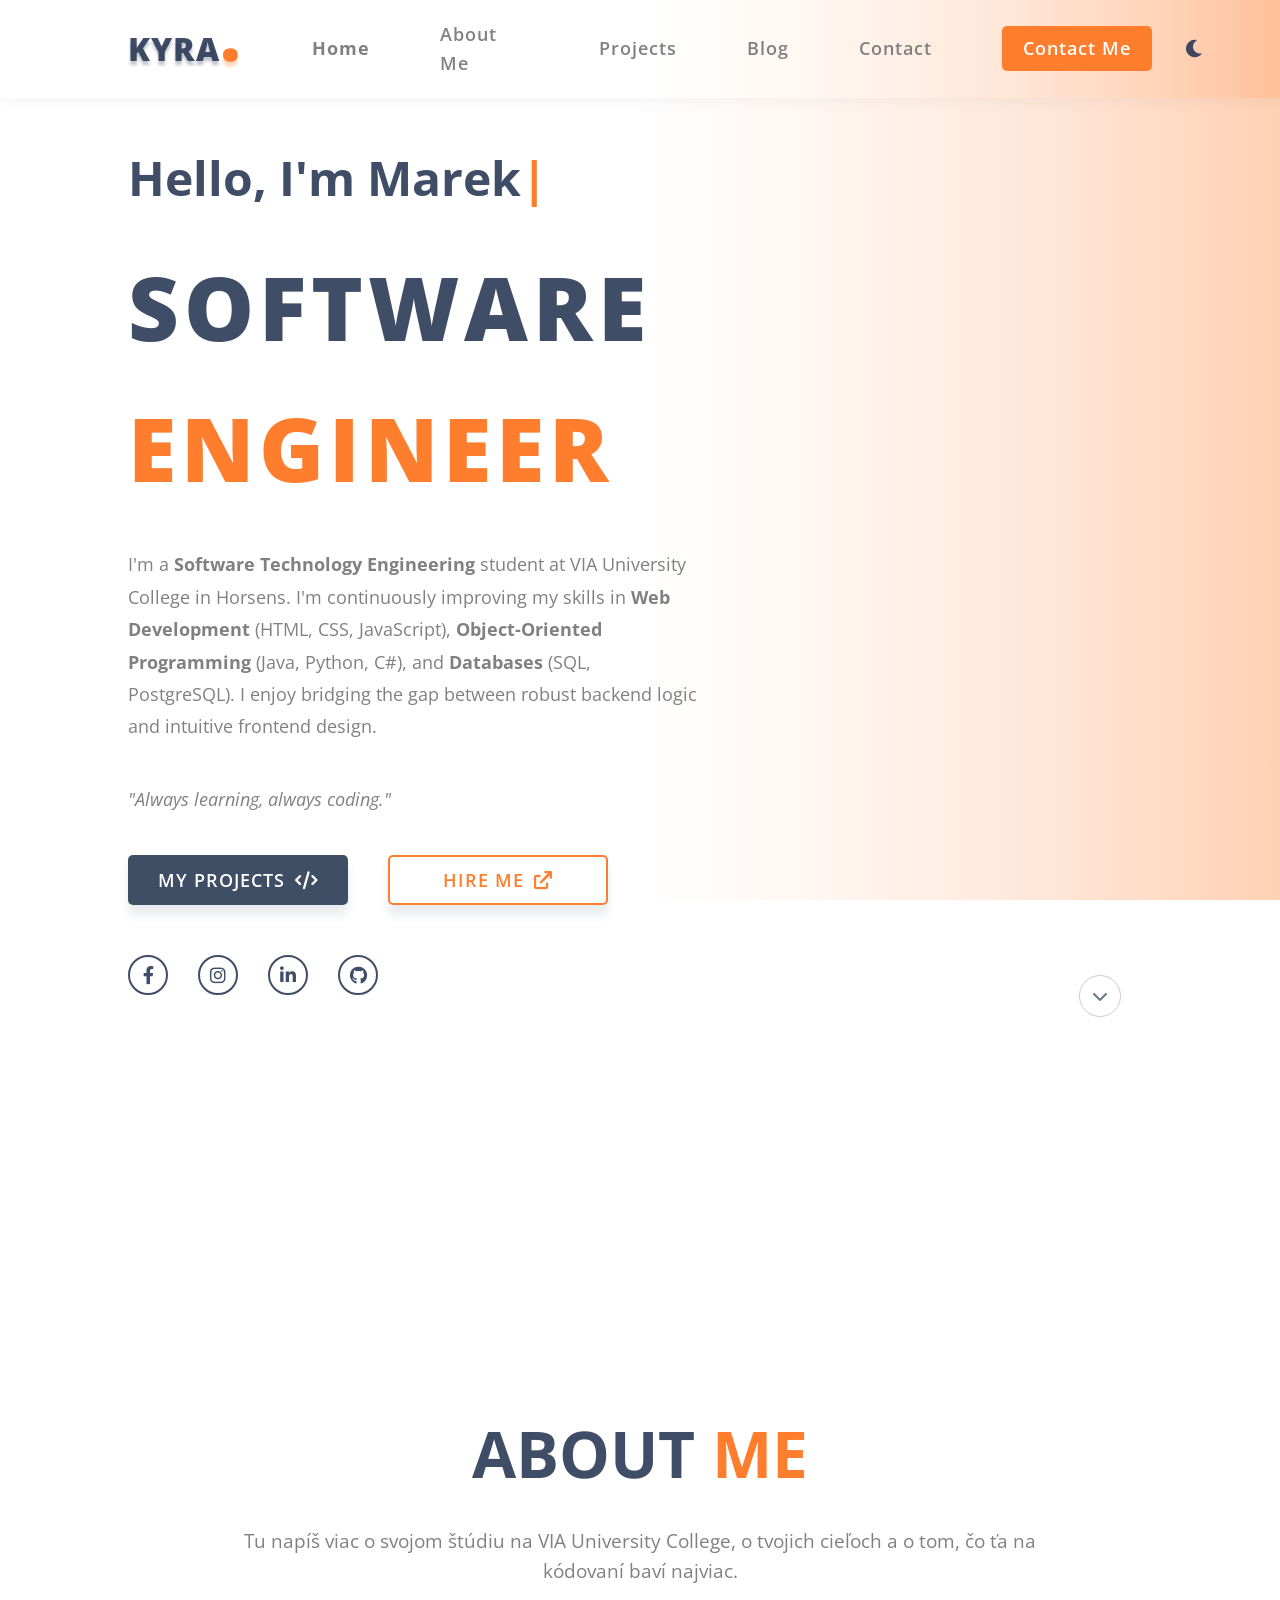
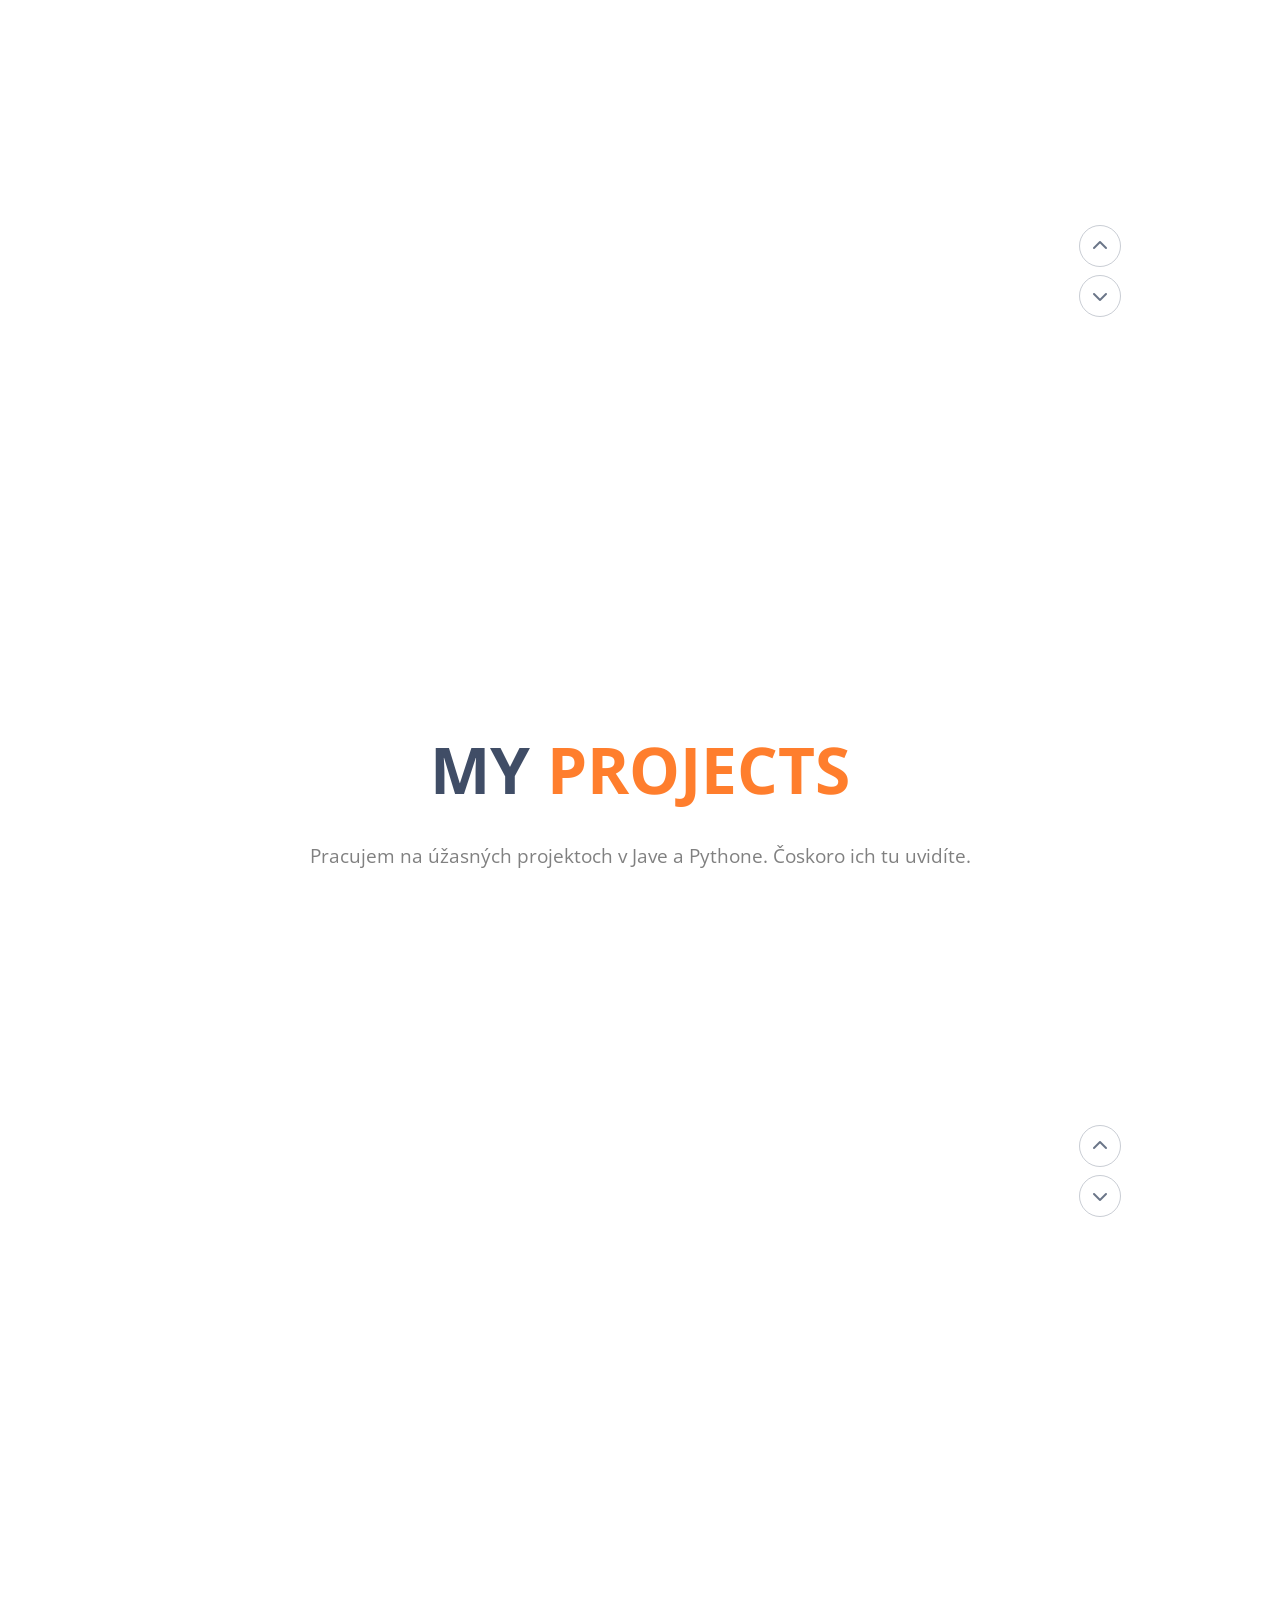
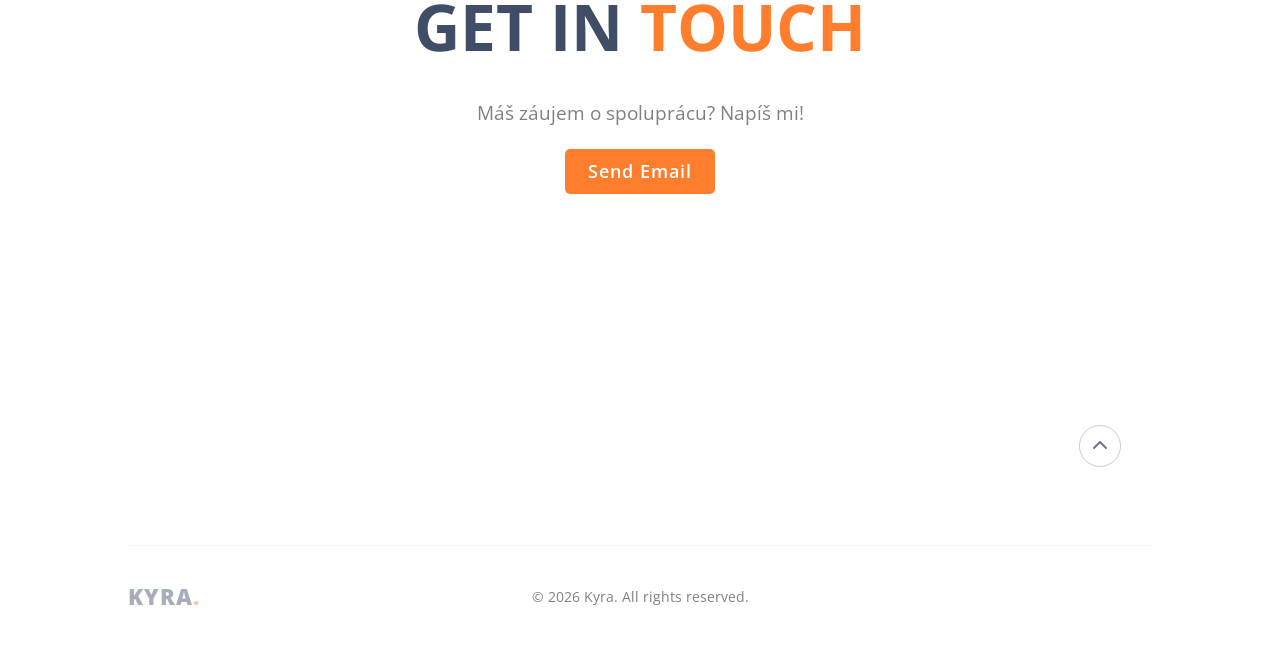
<file: index.html>
<!DOCTYPE html>
<html lang="en">
<head>
  <meta charset="UTF-8">
  <meta name="viewport" content="width=device-width, initial-scale=1.0">
  <title>Kyra. | Software Engineer</title>
  <link rel="stylesheet" href="https://cdnjs.cloudflare.com/ajax/libs/font-awesome/6.0.0-beta3/css/all.min.css">
  <link rel="stylesheet" href="styles.css">
</head>
<body>

  <section id="hero" class="home-hero">
    <header>
      <a href="#hero" class="header-logo">Kyra<span>.</span></a>
      <button class="menu-toggle" type="button" aria-expanded="false" aria-controls="mobile-menu">
        <i class="fa-solid fa-bars" aria-hidden="true"></i>
        <span class="sr-only">Open menu</span>
      </button>
      <nav id="mobile-menu">
        <a href="#hero" class="nav-item"><b>Home</b></a>
        <a href="#about" class="nav-item">About Me</a>
        <a href="#portfolio" class="nav-item">Projects</a>
        <a href="blog.html" class="nav-item">Blog</a>
        <a href="#contact" class="nav-item">Contact</a>
      </nav>
      <a href="mailto:info@kyra.com" class="header-btn">Contact Me</a>
      <button class="theme-toggle" type="button" aria-label="Switch to dark mode">
        <i class="fa-solid fa-moon" aria-hidden="true"></i>
      </button>
    </header>

    <div class="content">
      <div class="left">
        <h3 class="typing-greeting" aria-label="Hello, I'm Marek!"></h3>
        <h1 class="role-title"><span class="role-title-text"></span></h1>
        <p>
          I'm a <b>Software Technology Engineering</b> student at VIA University College in Horsens. 
          I'm continuously improving my skills in <b>Web Development</b> (HTML, CSS, JavaScript), <b>Object-Oriented Programming</b> (Java, Python, C#), and <b>Databases</b> (SQL, PostgreSQL).
          I enjoy bridging the gap between robust backend logic and intuitive frontend design.
        </p>
        <p><i>"Always learning, always coding."</i></p>
        <div class="cta-section">
          <a href="#portfolio" class="cta-1" style="text-decoration: none; display: flex; align-items: center; justify-content: center; gap: 10px;">
            My Projects <i class="fa-solid fa-code"></i>
          </a>
          <a href="#contact" class="cta-2" style="text-decoration: none; display: flex; align-items: center; justify-content: center; gap: 10px;">
            Hire me <i class="fa-solid fa-arrow-up-right-from-square"></i>
          </a>
        </div>
        <div class="social-section">
          <i class="fa-brands fa-facebook-f"></i>
          <i class="fa-brands fa-instagram"></i>
          <i class="fa-brands fa-linkedin-in"></i>
          <i class="fa-brands fa-github"></i>
        </div>
      </div>

      <div class="right">
        <div class="img-wrap">
         <!-- <img class="hero-img" src="pro-pic.png" alt="Marek"> -->
        </div>
      </div>
    </div>

    <a href="#about" class="section-next" aria-label="Go to About Me">
      <i class="fa-solid fa-chevron-down" aria-hidden="true"></i>
    </a>
  </section>

  <section id="about" class="full-section">
    <div class="section-container">
      <h2>About <span>Me</span></h2>
      <p>Tu napíš viac o svojom štúdiu na VIA University College, o tvojich cieľoch a o tom, čo ťa na kódovaní baví najviac.</p>
    </div>
    <a href="#portfolio" class="section-next" aria-label="Go to Projects">
      <i class="fa-solid fa-chevron-down" aria-hidden="true"></i>
    </a>
    <a href="#hero" class="section-next section-prev" aria-label="Go to top section">
      <i class="fa-solid fa-chevron-up" aria-hidden="true"></i>
    </a>
  </section>

  <section id="portfolio" class="full-section">
    <div class="section-container">
      <h2>My <span>Projects</span></h2>
      <div class="project-grid">
        <p>Pracujem na úžasných projektoch v Jave a Pythone. Čoskoro ich tu uvidíte.</p>
      </div>
    </div>
    <a href="#contact" class="section-next" aria-label="Go to Contact">
      <i class="fa-solid fa-chevron-down" aria-hidden="true"></i>
    </a>
    <a href="#about" class="section-next section-prev" aria-label="Go to About Me">
      <i class="fa-solid fa-chevron-up" aria-hidden="true"></i>
    </a>
  </section>

  <section id="contact" class="full-section"> 
    <div class="section-container">
    <h2>Get In <span>Touch</span></h2>
    <p>Máš záujem o spoluprácu? Napíš mi!</p>
    <a href="mailto:info@kyra.com" class="header-btn" style="margin: 20px auto;">Send Email</a>
  </div>
  <a href="#portfolio" class="section-next section-prev" aria-label="Go to Projects">
    <i class="fa-solid fa-chevron-up" aria-hidden="true"></i>
  </a>
</section>

  <footer id="footer">
    <a href="#hero" class="footer-logo">Kyra<span>.</span></a>
    <p>&copy; 2026 Kyra. All rights reserved.</p>
  </footer>

  <script src="script.js"></script>
</body>
</html>
</file>
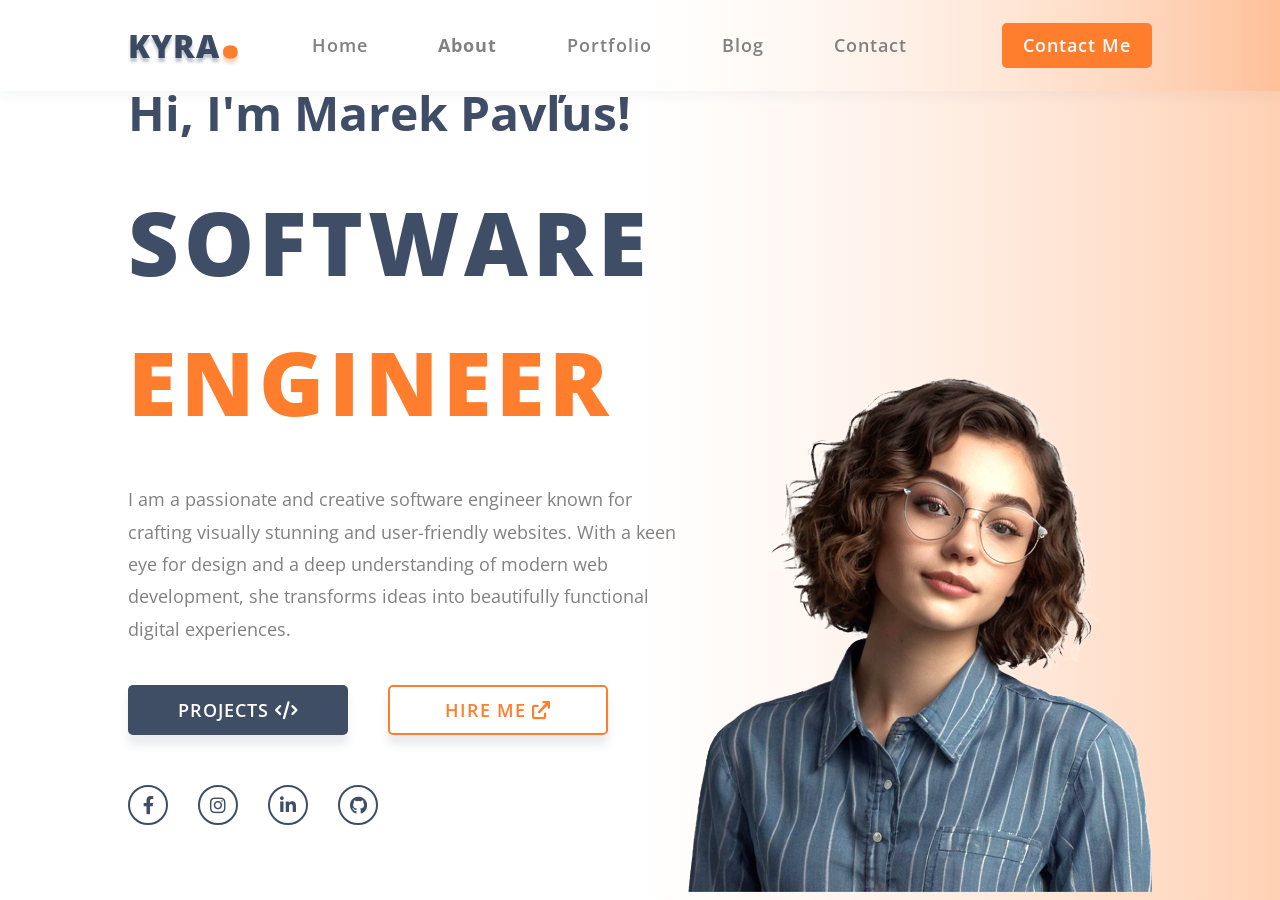
<file: about.html>
<!DOCTYPE html>
<html lang="en">

<head>
  <meta charset="UTF-8">
  <meta name="viewport" content="width=device-width, initial-scale=1.0">
  <title>Kyra. Software Engineer | About</title>

  <!-- icons -->
  <link rel="stylesheet" href="https://cdnjs.cloudflare.com/ajax/libs/font-awesome/6.0.0-beta3/css/all.min.css">

  <!-- Styles -->
  <link rel="stylesheet" href="styles.css">

</head>

<body>
  <section id="hero">
    <header>
      <a class="header-logo">Kyra<span>.</span></a>
      <nav>
        <a href="index.html" class="nav-item">Home</a>
        <a href="about.html" class="nav-item"><b>About</b></a>
        <a href="portfolio.html" class="nav-item">Portfolio</a>
        <a href="blog.html" class="nav-item">Blog</a>
        <a href="contact.html" class="nav-item">Contact</a>
      </nav>
      <a href="mailto:info@kyra.com" class="header-btn">Contact Me</a>
    </header>

    <div class="content">
      <div class="left">
        <h3>Hi, I'm Marek Pavľus!</h3>
        <h1>software <span>engineer</span></h1>
        <p>
          I am a passionate and creative software engineer known for crafting visually stunning and user-friendly websites. With a keen eye for design and a deep understanding of modern web development, she transforms ideas into beautifully functional digital experiences.
        </p>
        <div class="cta-section">
          <button class="cta-1">Projects
            <i class="fa-solid fa-code"></i>
          </button>
          <button class="cta-2">Hire me
            <i class="fa-solid fa-arrow-up-right-from-square"></i>
          </button>
        </div>
        <div class="social-section">
          <i class="fa-brands fa-facebook-f"></i>
          <i class="fa-brands fa-instagram"></i>
          <i class="fa-brands fa-linkedin-in"></i>
          <i class="fa-brands fa-github"></i>
        </div>
      </div>

      <div class="right">
        <div class="img-wrap">
          <img class="hero-img " src="pro-pic.png">
        </div>
      </div>


    </div>
  </section>

</body>

</html>
</file>
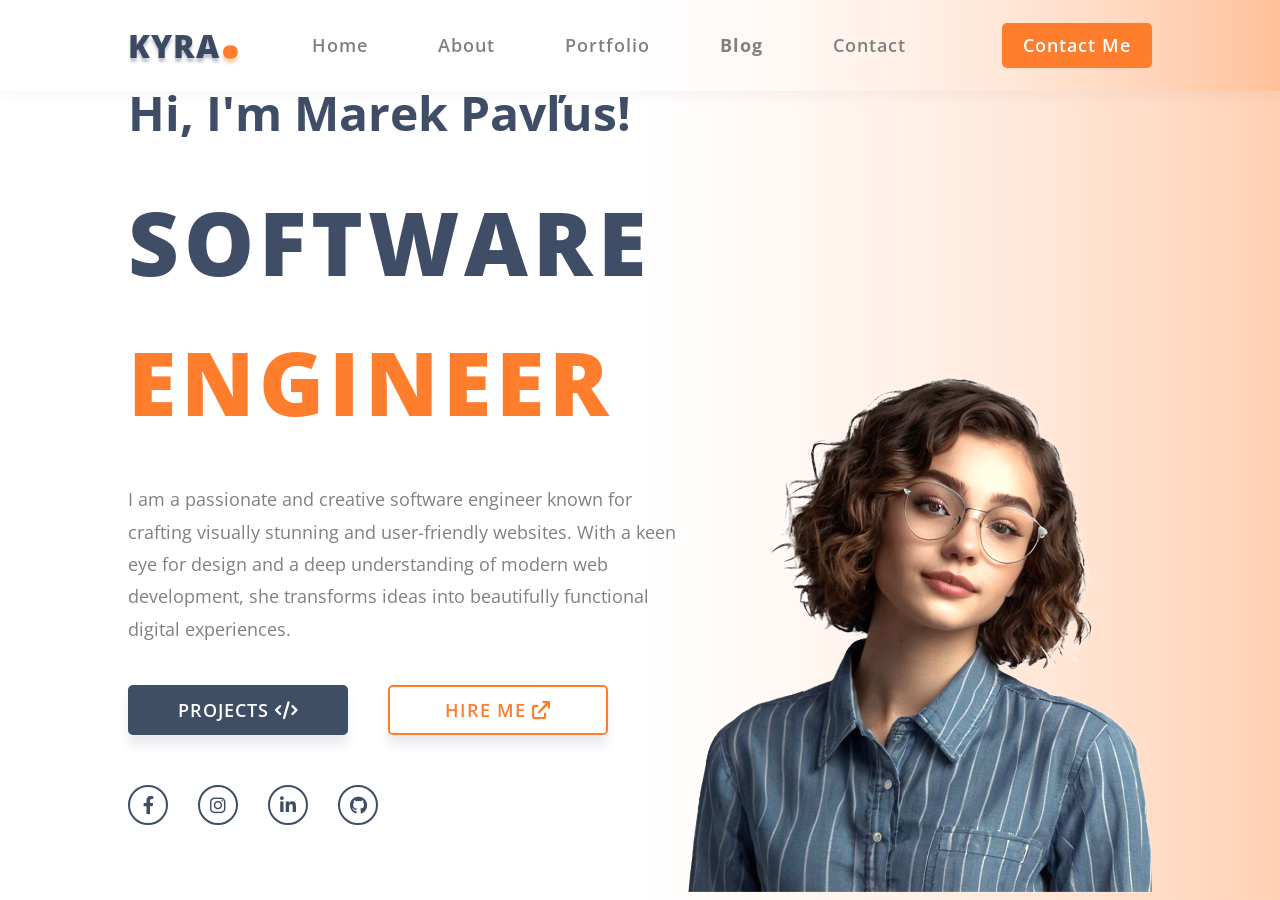
<file: blog.html>
<!DOCTYPE html>
<html lang="en">

<head>
  <meta charset="UTF-8">
  <meta name="viewport" content="width=device-width, initial-scale=1.0">
  <title>Kyra. Software Engineer | Blog</title>

  <!-- icons -->
  <link rel="stylesheet" href="https://cdnjs.cloudflare.com/ajax/libs/font-awesome/6.0.0-beta3/css/all.min.css">

  <!-- Styles -->
  <link rel="stylesheet" href="styles.css">

</head>

<body>
  <section id="hero">
    <header>
      <a class="header-logo">Kyra<span>.</span></a>
      <nav>
        <a href="index.html" class="nav-item">Home</a>
        <a href="about.html" class="nav-item">About</a>
        <a href="portfolio.html" class="nav-item">Portfolio</a>
        <a href="blog.html" class="nav-item"><b>Blog</b></a>
        <a href="contact.html" class="nav-item">Contact</a>
      </nav>
      <a href="mailto:info@kyra.com" class="header-btn">Contact Me</a>
    </header>

    <div class="content">
      <div class="left">
        <h3>Hi, I'm Marek Pavľus!</h3>
        <h1>software <span>engineer</span></h1>
        <p>
          I am a passionate and creative software engineer known for crafting visually stunning and user-friendly websites. With a keen eye for design and a deep understanding of modern web development, she transforms ideas into beautifully functional digital experiences.
        </p>
        <div class="cta-section">
          <button class="cta-1">Projects
            <i class="fa-solid fa-code"></i>
          </button>
          <button class="cta-2">Hire me
            <i class="fa-solid fa-arrow-up-right-from-square"></i>
          </button>
        </div>
        <div class="social-section">
          <i class="fa-brands fa-facebook-f"></i>
          <i class="fa-brands fa-instagram"></i>
          <i class="fa-brands fa-linkedin-in"></i>
          <i class="fa-brands fa-github"></i>
        </div>
      </div>

      <div class="right">
        <div class="img-wrap">
          <img class="hero-img " src="pro-pic.png">
        </div>
      </div>


    </div>
  </section>

</body>

</html>
</file>
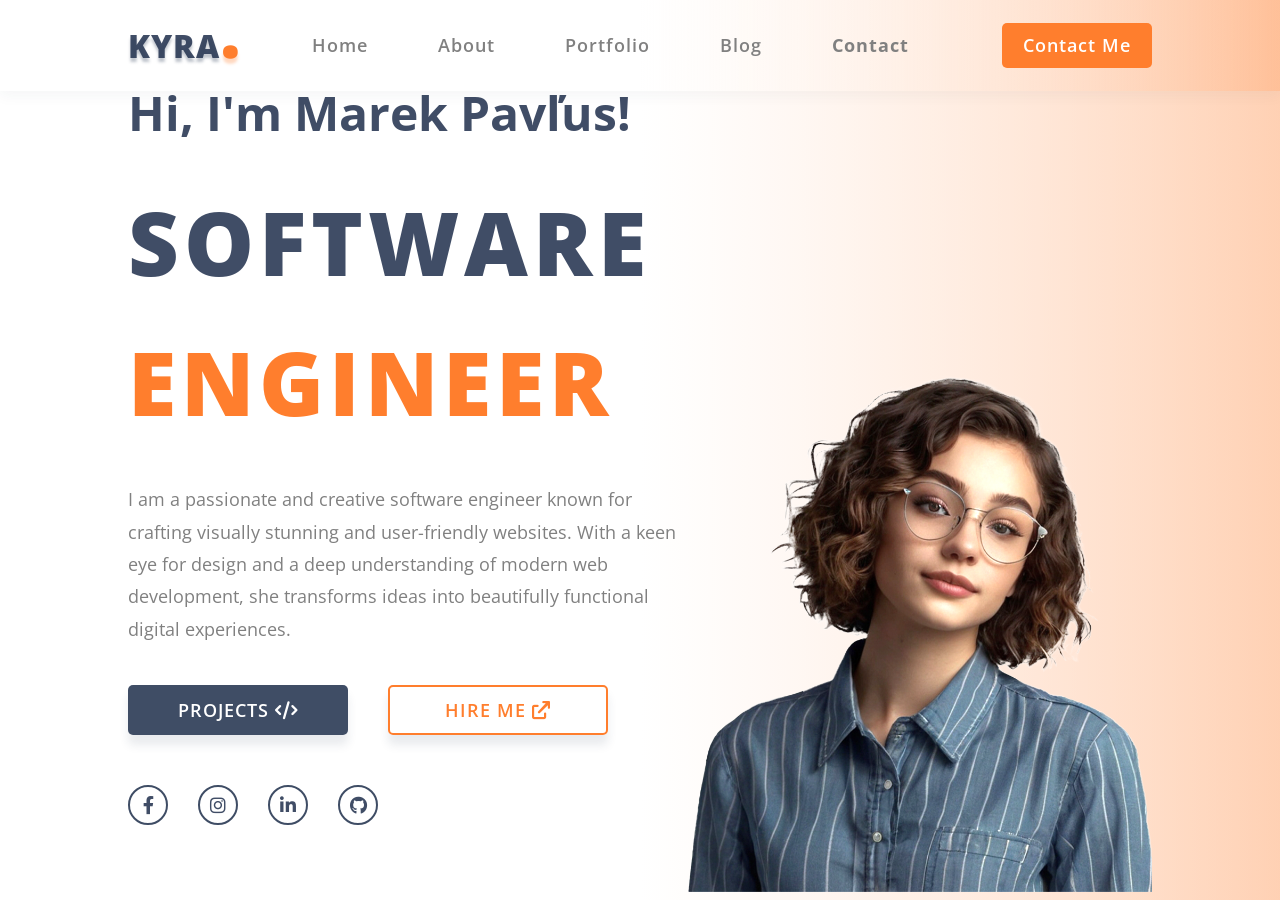
<file: contact.html>
<!DOCTYPE html>
<html lang="en">

<head>
  <meta charset="UTF-8">
  <meta name="viewport" content="width=device-width, initial-scale=1.0">
  <title>Kyra. Software Engineer | Contact</title>

  <!-- icons -->
  <link rel="stylesheet" href="https://cdnjs.cloudflare.com/ajax/libs/font-awesome/6.0.0-beta3/css/all.min.css">

  <!-- Styles -->
  <link rel="stylesheet" href="styles.css">

</head>

<body>
  <section id="hero">
    <header>
      <a class="header-logo">Kyra<span>.</span></a>
      <nav>
        <a href="index.html" class="nav-item">Home</a>
        <a href="about.html" class="nav-item">About</a>
        <a href="portfolio.html" class="nav-item">Portfolio</a>
        <a href="blog.html" class="nav-item">blog</a>
        <a href="contact.html" class="nav-item"><b>contact</b></a>
      </nav>
      <a href="mailto:info@kyra.com" class="header-btn">Contact Me</a>
    </header>

    <div class="content">
      <div class="left">
        <h3>Hi, I'm Marek Pavľus!</h3>
        <h1>software <span>engineer</span></h1>
        <p>
          I am a passionate and creative software engineer known for crafting visually stunning and user-friendly websites. With a keen eye for design and a deep understanding of modern web development, she transforms ideas into beautifully functional digital experiences.
        </p>
        <div class="cta-section">
          <button class="cta-1">Projects
            <i class="fa-solid fa-code"></i>
          </button>
          <button class="cta-2">Hire me
            <i class="fa-solid fa-arrow-up-right-from-square"></i>
          </button>
        </div>
        <div class="social-section">
          <i class="fa-brands fa-facebook-f"></i>
          <i class="fa-brands fa-instagram"></i>
          <i class="fa-brands fa-linkedin-in"></i>
          <i class="fa-brands fa-github"></i>
        </div>
      </div>

      <div class="right">
        <div class="img-wrap">
          <img class="hero-img " src="pro-pic.png">
        </div>
      </div>


    </div>
  </section>

</body>

</html>
</file>
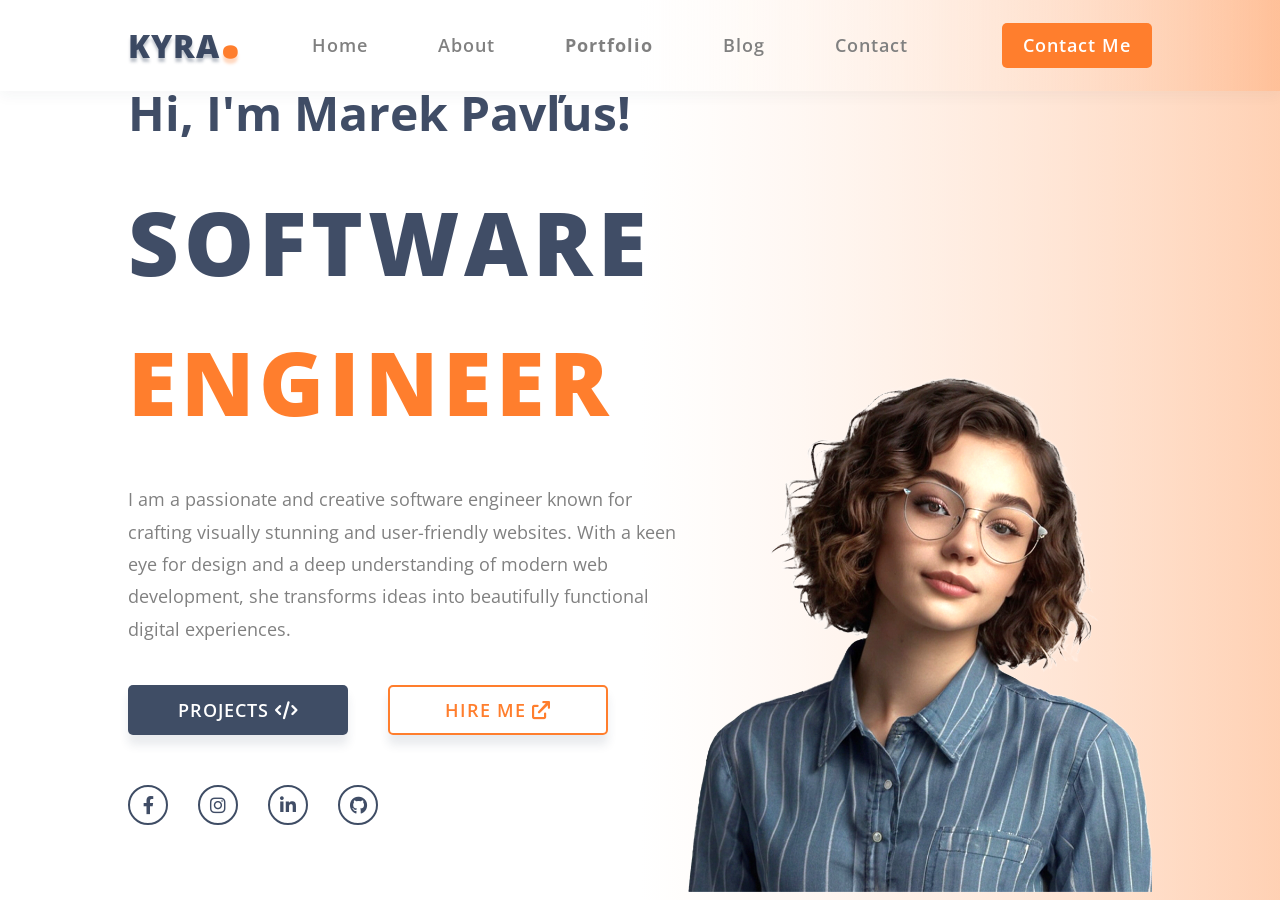
<file: portfolio.html>
<!DOCTYPE html>
<html lang="en">

<head>
  <meta charset="UTF-8">
  <meta name="viewport" content="width=device-width, initial-scale=1.0">
  <title>Kyra. Software Engineer | Blog</title>

  <!-- icons -->
  <link rel="stylesheet" href="https://cdnjs.cloudflare.com/ajax/libs/font-awesome/6.0.0-beta3/css/all.min.css">

  <!-- Styles -->
  <link rel="stylesheet" href="styles.css">

</head>

<body>
  <section id="hero">
    <header>
      <a class="header-logo">Kyra<span>.</span></a>
      <nav>
        <a href="index.html" class="nav-item">Home</a>
        <a href="about.html" class="nav-item">About</a>
        <a href="portfolio.html" class="nav-item"><b>Portfolio</b></a>
        <a href="blog.html" class="nav-item">Blog</a>
        <a href="contact.html" class="nav-item">Contact</a>
      </nav>
      <a href="mailto:info@kyra.com" class="header-btn">Contact Me</a>
    </header>

    <div class="content">
      <div class="left">
        <h3>Hi, I'm Marek Pavľus!</h3>
        <h1>software <span>engineer</span></h1>
        <p>
          I am a passionate and creative software engineer known for crafting visually stunning and user-friendly websites. With a keen eye for design and a deep understanding of modern web development, she transforms ideas into beautifully functional digital experiences.
        </p>
        <div class="cta-section">
          <button class="cta-1">Projects
            <i class="fa-solid fa-code"></i>
          </button>
          <button class="cta-2">Hire me
            <i class="fa-solid fa-arrow-up-right-from-square"></i>
          </button>
        </div>
        <div class="social-section">
          <i class="fa-brands fa-facebook-f"></i>
          <i class="fa-brands fa-instagram"></i>
          <i class="fa-brands fa-linkedin-in"></i>
          <i class="fa-brands fa-github"></i>
        </div>
      </div>

      <div class="right">
        <div class="img-wrap">
          <img class="hero-img " src="pro-pic.png">
        </div>
      </div>


    </div>
  </section>

</body>

</html>
</file>
<file: styles.css>
@import url('https://fonts.googleapis.com/css2?family=Open+Sans:ital,wght@0,300..800;1,300..800&display=swap');

* {
  padding: 0;
  margin: 0;
  outline: none;
  border: none;
  font-family: "Open Sans", sans-serif;
  box-sizing: border-box;
}

:root {
  --light-page-gradient: linear-gradient(
    90deg,
    white 0%,
    white 50%,
    rgb(255, 126, 45, 0.2) 100%
  );
  --dark-page-gradient: linear-gradient(
    90deg,
    rgb(43, 58, 85) 0%,
    rgb(43, 58, 85) 50%,
    rgb(105, 69, 45) 100%
  );
}

html {
  min-height: 100%;
  scroll-behavior: smooth;
  scroll-snap-type: y mandatory;
  scroll-padding-top: 0;
  background: var(--light-page-gradient) no-repeat;
  background-attachment: fixed;
  background-size: 100vw 100vh;
}

body {
  min-height: 100vh;
  padding: 0 10%;
  line-height: 1.6;
  background: var(--light-page-gradient);
  background-attachment: fixed;
  background-size: 100vw 100vh;
}

#hero {
  min-height: 100vh;
  display: flex;
  flex-direction: column;
  scroll-snap-align: start;
  scroll-snap-stop: always;
}

header {
  position: fixed;
  top: 0;
  left: 0;
  right: 0;
  z-index: 10;
  background: var(--light-page-gradient);
  background-attachment: fixed;
  background-size: 100vw 100vh;
  box-shadow: 0 4px 14px rgba(43, 58, 85, 0.05);
  display: flex;
  align-items: center;
  gap: 70px;
  padding: 20px 10%;
  animation: topIn 1.4s ease-in-out forwards;
  opacity: 0;
  animation-delay: 0.2s;
  transform: translateY(0);
  transition: transform 0.35s ease;
}

.is-scrolled header {
  transform: translateY(-120%);
}

.is-scrolled.header-peek header {
  transform: translateY(0);
}

.menu-toggle {
  display: none;
}

.header-logo {
  font-size: 32px;
  font-weight: 800;
  letter-spacing: 1px;
  text-transform: uppercase;
  color: rgba(43, 58, 85, 0.9);
  text-decoration: none;
  text-shadow: 0 4px 3px rgba(43, 58, 85, 0.3);
  transition: color 0.5s ease, text-shadow 0.5s ease;
}

.header-logo:hover {
  color: rgb(255, 126, 45);
  text-shadow: 0 5px 3px rgba(255, 126, 45, 0.3);
}

.nav-item::after {
  content: "";
  position: absolute;
  left: 0;
  bottom: -6px;
  width: 100%;
  height: 3px;
  border-radius: 999px;
  background-color: rgb(255, 126, 45);
  opacity: 0;
  transform: scaleX(0);
  transform-origin: center;
  transition: opacity 0.3s ease, transform 0.3s ease;
}

.nav-item:hover::after {
  opacity: 1;
  transform: scaleX(1);
}

.header-logo span {
  font-size: 72px;
  color: rgb(255, 126, 45);
  line-height: 0.2;
  text-shadow: 0 5px 3px rgba(255, 126, 45, 0.3);
  transition: color 0.5s ease, text-shadow 0.5s ease;
}

.header-logo:hover span {
  color: rgba(43, 58, 85, 0.9);
  text-shadow: 0 4px 3px rgba(43, 58, 85, 0.3);
}

nav {
  flex: 1;
  display: flex;
  align-items: center;
  gap: 70px;
}

.nav-item {
  position: relative;
  display: inline-block;
  font-size: 18px;
  font-weight: 600;
  letter-spacing: 1px;
  color: grey;
  transition: 0.3s;
  cursor: pointer;
  text-transform: capitalize;
  text-decoration: none;
}

.nav-item:hover {
  color: rgb(255, 126, 45);
  text-shadow: 0 4px 3px rgba(255, 126, 45, 0.3);
}

.header-btn {
  display: flex;
  align-items: center;
  justify-content: center;
  text-decoration: none;
  font-size: 18px;
  font-weight: 600;
  letter-spacing: 1px;
  background-color: rgb(255, 126, 45);
  color: white;
  height: 45px;
  width: 150px;
  border-radius: 5px;
  cursor: pointer;
  transition: 0.3s;
}

.header-btn:hover {
  background-color: rgb(224, 96, 24);
  box-shadow: 0 4px 3px rgba(224, 96, 24, 0.3);
}

.theme-toggle {
  position: absolute;
  top: 50%;
  right: 5%;
  display: flex;
  align-items: center;
  justify-content: center;
  width: 42px;
  height: 42px;
  background: transparent;
  color: rgba(43, 58, 85, 0.9);
  font-size: 20px;
  cursor: pointer;
  transform: translateY(-50%);
  transition: color 0.3s ease, transform 0.3s ease;
}

.theme-toggle:hover {
  color: rgb(255, 126, 45);
  transform: translateY(-50%);
}

body.dark-mode .theme-toggle:hover {
  color: rgb(255, 126, 45);
}

body.dark-mode .theme-toggle i {
  font-size: 1.22em;
}

body.dark-mode {
  color: white;
  background: var(--dark-page-gradient) no-repeat;
  background-attachment: fixed;
  background-size: 100vw 100vh;
  background-color: rgb(43, 58, 85);
}

body.dark-mode header {
  background: var(--dark-page-gradient);
  background-attachment: fixed;
  background-size: 100vw 100vh;
  box-shadow: 0 4px 14px rgba(0, 0, 0, 0.2);
}

html:has(body.dark-mode) {
  background: var(--dark-page-gradient) no-repeat;
  background-color: rgb(43, 58, 85);
  background-size: 100vw 100vh;
}

body.dark-mode .header-logo,
body.dark-mode .content h3,
body.dark-mode .content h1,
body.dark-mode .role-title-primary,
body.dark-mode .section-container h2,
body.dark-mode .social-section i,
body.dark-mode .theme-toggle,
body.dark-mode .menu-toggle {
  color: white;
}

body.dark-mode .header-logo span,
body.dark-mode .header-logo:hover {
  color: rgb(255, 126, 45);
}

body.dark-mode .header-logo:hover span {
  color: white;
  text-shadow: 0 4px 3px rgba(255, 255, 255, 0.35);
}

body.dark-mode .header-logo,
body.dark-mode .nav-item,
body.dark-mode .theme-toggle,
body.dark-mode .menu-toggle {
  text-shadow: 0 4px 3px rgba(0, 0, 0, 0.3);
}

body.dark-mode .header-logo:hover,
body.dark-mode .nav-item:hover,
body.dark-mode .theme-toggle:hover,
body.dark-mode .menu-toggle:hover {
  text-shadow: 0 4px 3px rgba(255, 126, 45, 0.3);
}

body.dark-mode .nav-item,
body.dark-mode .content p,
body.dark-mode .section-container p,
body.dark-mode footer {
  color: rgba(255, 255, 255, 0.8);
}

body.dark-mode .social-section i {
  border-color: white;
}

body.dark-mode .cta-1 {
  background-color: rgb(255, 126, 45);
  color: white;
}

body.dark-mode .cta-2 {
  color: rgb(255, 126, 45);
}

body.dark-mode .cta-2:hover {
  color: white;
}

body.dark-mode .social-section i:hover {
  color: rgb(255, 126, 45);
  border-color: rgb(255, 126, 45);
}

body.dark-mode .cta-1:hover {
  background-color: rgb(224, 96, 24);
  color: white;
}

body.dark-mode #hero,
body.dark-mode .full-section,
body.dark-mode footer {
  background: transparent;
}

.content {
  display: grid;
  grid-template-columns: 1.2fr 1fr;
  flex: 1;
}

.home-hero .content {
  padding-top: 90px;
}

.left {
  display: flex;
  flex-direction: column;
  justify-content: center;
  gap: 30px;
  padding: 50px 0;
}

.content h3 {
  font-size: 3rem;
  color: rgba(43, 58, 85, 0.9);
  animation: bottomIn 1.4s ease-in-out forwards;
  opacity: 0;
  animation-delay: 0.2s;
}

.typing-greeting::after {
  content: "|";
  color: rgb(255, 126, 45);
  animation: cursorBlink 0.8s steps(1) infinite;
}

.content h1 {
  font-size: 5.5rem;
  color: rgba(43, 58, 85, 0.9);
  text-transform: uppercase;
  font-weight: 800;
  letter-spacing: 5px;
  margin: -10px 0;
  animation: bottomIn 1.4s ease-in-out forwards;
  opacity: 0;
  animation-delay: 0.3s;
}

h1 span {
  color: rgb(255, 126, 45);
}

.role-title-text {
  display: inline-block;
  min-width: 11ch;
  opacity: 0;
  transition: opacity 0.45s ease;
}

.role-title-text.role-title-visible {
  opacity: 1;
}

.role-title-primary {
  display: block;
  color: rgba(43, 58, 85, 0.9);
}

.role-title-accent {
  display: block;
  color: rgb(255, 126, 45);
}

.content p {
  font-size: 18px;
  line-height: 1.8;
  color: grey;
  margin-top: 10px;
  animation: bottomIn 1.4s ease-in-out forwards;
  opacity: 0;
  animation-delay: 0.4s;
}

.cta-section {
  display: flex;
  align-items: center;
  gap: 40px;
  margin-top: 10px;
}

/* Triedy pre odkazy fungujúce ako tlačidlá */
.cta-1, .cta-2 {
  font-size: 18px;
  font-weight: 600;
  letter-spacing: 1px;
  text-transform: uppercase;
  height: 50px;
  width: 220px;
  cursor: pointer;
  transition: 0.3s;
  border-radius: 5px;
  box-shadow: 0 10px 10px rgba(43, 58, 85, 0.1);
  animation: bottomIn 1.4s ease-in-out forwards;
  opacity: 0;
  animation-delay: 0.5s;
}

.cta-1 {
  background-color: rgba(43, 58, 85, 0.9);
  color: white;
}

.cta-2 {
  background-color: transparent;
  color: rgb(255, 126, 45);
  border: 2px solid rgb(255, 126, 45);
}

.cta-1:hover, .cta-2:hover {
  background-color: rgb(255, 126, 45);
  color: white;
  transform: translateY(-3px);
}

.social-section {
  display: flex;
  align-items: center;
  gap: 30px;
  margin-top: 20px;
}

.social-section i {
  font-size: 18px;
  border: 2px solid rgba(43, 58, 85, 0.9);
  display: flex;
  align-items: center;
  justify-content: center;
  height: 40px;
  width: 40px;
  border-radius: 50%;
  color: rgba(43, 58, 85, 0.9);
  cursor: pointer;
  transition: 0.3s;
  animation: bottomIn 1.4s ease-in-out forwards;
  opacity: 0;
  animation-delay: 0.6s;
}

.social-section i:hover {
  color: rgb(255, 126, 45);
  border-color: rgb(255, 126, 45);
  transform: scale(1.1);
}

/* --- NOVÉ SEKCE ŠTÝLY --- */
.full-section {
  position: relative;
  min-height: 100vh;
  display: flex;
  align-items: center;
  justify-content: center;
  padding: 100px 0;
  text-align: center;
  scroll-snap-align: start;
  scroll-snap-stop: always;
}

.section-next {
  position: absolute;
  right: 3%;
  bottom: 28px;
  display: flex;
  align-items: center;
  justify-content: center;
  width: 42px;
  height: 42px;
  border: 1px solid rgba(43, 58, 85, 0.25);
  border-radius: 50%;
  color: rgba(43, 58, 85, 0.7);
  text-decoration: none;
  transition: color 0.3s ease, border-color 0.3s ease, transform 0.3s ease, box-shadow 0.3s ease;
}

#hero {
  position: relative;
}

.section-next:hover {
  color: rgb(255, 126, 45);
  border-color: rgb(255, 126, 45);
  transform: translateY(3px);
  box-shadow: 0 4px 10px rgba(255, 126, 45, 0.2);
}

.section-prev {
  right: 3%;
  bottom: 78px;
}

body.dark-mode .section-next {
  border-color: rgba(255, 255, 255, 0.35);
  color: rgba(255, 255, 255, 0.8);
}

body.dark-mode .section-next:hover {
  color: rgb(255, 126, 45);
  border-color: rgb(255, 126, 45);
}

.section-container h2 {
  font-size: 4rem;
  color: rgba(43, 58, 85, 0.9);
  text-transform: uppercase;
  margin-bottom: 20px;
}

.section-container h2 span {
  color: rgb(255, 126, 45);
}

.section-container p {
  font-size: 1.2rem;
  color: grey;
  max-width: 800px;
  margin: 0 auto;
}

/* --- FOOTER --- */
footer {
  position: relative;
  text-align: center;
  padding: 40px 0;
  color: grey;
  font-size: 14px;
  border-top: 1px solid rgba(43, 58, 85, 0.05);
  scroll-snap-align: start;
  scroll-snap-stop: always;
}

.footer-logo {
  position: absolute;
  left: 0;
  top: 50%;
  display: block;
  width: fit-content;
  margin: 0;
  color: rgba(43, 58, 85, 0.9);
  font-size: 22px;
  font-weight: 800;
  letter-spacing: 1px;
  text-decoration: none;
  text-transform: uppercase;
  opacity: 0.45;
  transform: translateY(-50%);
  transition: color 0.3s ease, opacity 0.3s ease, text-shadow 0.3s ease;
}

.footer-logo span {
  color: rgb(255, 126, 45);
}

.footer-logo:hover {
  color: rgba(43, 58, 85, 0.9);
  opacity: 1;
  text-shadow: 0 4px 3px rgba(43, 58, 85, 0.3);
}

body.dark-mode .footer-logo {
  color: white;
}

body.dark-mode .footer-logo:hover {
  color: white;
  text-shadow: 0 4px 3px rgba(255, 255, 255, 0.3);
}

.right {
  position: relative;
  display: flex;
  align-items: flex-end;
  justify-content: flex-end;
}

.hero-img {
  max-width: 100%;
  height: auto;
  animation: imgIn 1.4s ease-in-out forwards;
  animation-delay: 0.2s;
  opacity: 0;
}

/* Animácie */
@keyframes bottomIn {
  from { transform: translateY(200px); opacity: 0; }
  to { transform: translateY(0); opacity: 1; }
}

@keyframes topIn {
  from { opacity: 0; }
  to { opacity: 1; }
}

@keyframes imgIn {
  from { transform: translateY(50px); opacity: 0; }
  to { transform: translateY(0); opacity: 1; }
}

@keyframes cursorBlink {
  0%, 45% { opacity: 1; }
  46%, 100% { opacity: 0; }
}

/* Responsive */
@media screen and (max-width: 1199px) {
  body { padding: 0 5%; }

  html { scroll-behavior: smooth; scroll-padding-top: 0; }

  header {
    position: fixed;
    top: 0;
    left: 0;
    right: 0;
    transform: none;
    min-height: 58px;
    padding: 6px 5%;
    gap: 0;
  }

  .is-scrolled header,
  .is-scrolled.header-peek header {
    transform: none;
  }
  
  header {
    display: grid;
    grid-template-columns: 1fr auto 1fr;
    align-items: center;
    text-align: center;
  }

  .header-logo {
    grid-column: 2;
    grid-row: 1;
  }

  #hero {
    padding-top: 76px;
  }

  .menu-toggle {
    display: flex;
    grid-column: 3;
    grid-row: 1;
    justify-self: end;
    align-items: center;
    justify-content: center;
    width: 42px;
    height: 42px;
    background: transparent;
    color: rgba(43, 58, 85, 0.9);
    font-size: 24px;
    cursor: pointer;
    transition: color 0.3s ease, transform 0.3s ease;
  }

  .theme-toggle {
    position: static;
    grid-column: 1;
    grid-row: 1;
    justify-self: start;
    width: 36px;
    height: 36px;
    font-size: 18px;
    transform: none;
  }

  .theme-toggle:hover {
    transform: none;
  }

  .menu-toggle:hover {
    color: rgb(255, 126, 45);
    transform: scale(1.08);
  }

  header:has(.menu-toggle) nav {
    opacity: 0;
    visibility: hidden;
    max-height: 0;
    overflow: hidden;
    pointer-events: none;
    transform: translateY(-8px);
    transition: opacity 0.3s ease, transform 0.3s ease, max-height 0.35s ease, visibility 0.35s ease;
  }

  header.mobile-menu-open nav {
    opacity: 1;
    visibility: visible;
    max-height: 400px;
    pointer-events: auto;
    transform: translateY(-5px);
    padding-top: 12px;
  }

  header.mobile-menu-open {
    background: var(--light-page-gradient);
    background-attachment: fixed;
    background-size: 100vw 100vh;
  }

  body.dark-mode header.mobile-menu-open {
    background: var(--dark-page-gradient);
    background-color: rgb(43, 58, 85);
    background-attachment: fixed;
    background-size: 100vw 100vh;
  }

  .sr-only {
    position: absolute;
    width: 1px;
    height: 1px;
    padding: 0;
    margin: -1px;
    overflow: hidden;
    clip: rect(0, 0, 0, 0);
    white-space: nowrap;
    border: 0;
  }

  header.mobile-menu-open .menu-toggle {
    color: rgb(255, 126, 45);
  }

  nav {
    grid-column: 1 / -1;
    grid-row: 2;
    width: 100%;
    flex: none;
    flex-direction: column;
    gap: 15px;
    padding-bottom: 8px;
  }

  header .header-btn {
    display: none;
  }

  .content {
    display: flex;
    flex-direction: column;
    padding-top: 40px;
  }

  .home-hero .content {
    padding-top: 40px;
  }

  .content h1 {
    width: 100%;
    text-align: center;
    font-size: 2.5rem;
    letter-spacing: 2px;
  }
  .content h3 { font-size: 1.5rem; }

  .typing-greeting {
    align-self: center;
    text-align: center;
  }

  .cta-section {
    flex-direction: column;
    width: 100%;
  }

  .cta-1, .cta-2 { width: 100%; }

  .hero-img { display: none; }
  
  .section-container h2 { font-size: 2.5rem; }

  footer {
    display: flex;
    flex-direction: column;
    align-items: center;
    gap: 8px;
  }

  .footer-logo {
    position: static;
    margin: 0;
    transform: none;
  }

  .section-next {
    right: 5%;
    bottom: 20px;
    width: 36px;
    height: 36px;
  }

  .section-prev {
    right: 5%;
    bottom: 64px;
  }
}

@media screen and (min-width: 601px) and (max-width: 1199px) {
  body { padding: 0 5%; }

  header {
    padding: 14px 5%;
  }

  #hero {
    padding-top: 96px;
  }

  .header-logo {
    font-size: 28px;
  }

  .menu-toggle {
    width: 48px;
    height: 48px;
    font-size: 26px;
  }

  .theme-toggle {
    width: 42px;
    height: 42px;
    font-size: 20px;
  }

  .content {
    display: grid;
    grid-template-columns: 1.1fr 0.9fr;
    gap: 32px;
    padding-top: 24px;
  }

  .home-hero .content {
    padding-top: 24px;
  }

  .left {
    gap: 24px;
    padding: 32px 0;
  }

  .content h3 {
    font-size: 2.4rem;
  }

  .content h1 {
    width: 100%;
    font-size: clamp(3rem, 6vw, 4.8rem);
    letter-spacing: 3px;
  }

  .content p {
    font-size: 17px;
  }

  .cta-section {
    gap: 20px;
  }

  .cta-1,
  .cta-2 {
    width: 190px;
  }

  .hero-img {
    max-width: 90%;
  }

  .section-container h2 {
    font-size: clamp(3rem, 6vw, 4rem);
  }
}

/* Warm orange accent theme */
:root {
  --light-page-gradient: linear-gradient(
    90deg,
    white 0%,
    white 50%,
    rgb(255, 126, 45, 0.2) 100%
  );
  --dark-page-gradient: linear-gradient(
    90deg,
    rgb(43, 58, 85) 0%,
    rgb(43, 58, 85) 50%,
    rgb(105, 69, 45) 100%
  );
}

.header-logo:hover,
.nav-item:hover,
.theme-toggle:hover,
.menu-toggle:hover,
.typing-greeting::after,
h1 span,
.role-title-accent,
.header-logo span,
.section-container h2 span,
.footer-logo span,
.section-next:hover,
.social-section i:hover,
.cta-2 {
  color: rgb(255, 126, 45);
}

.header-logo:hover {
  text-shadow: 0 5px 3px rgba(255, 126, 45, 0.3);
}

.header-logo:hover span,
.header-logo span {
  text-shadow: 0 5px 3px rgba(255, 126, 45, 0.3);
}

.nav-item::after,
.cta-2,
.social-section i:hover,
.section-next:hover {
  border-color: rgb(255, 126, 45);
}

.nav-item::after {
  background-color: rgb(255, 126, 45);
}

.header-btn,
.cta-1:hover,
.cta-2:hover {
  background-color: rgb(255, 126, 45);
}

.theme-toggle:hover,
.menu-toggle:hover,
.section-next:hover {
  color: rgb(255, 126, 45);
}

body.dark-mode .header-logo:hover,
body.dark-mode .nav-item:hover,
body.dark-mode .theme-toggle:hover,
body.dark-mode .menu-toggle:hover,
body.dark-mode .social-section i:hover,
body.dark-mode .cta-1:hover,
body.dark-mode .cta-2:hover,
body.dark-mode .section-next:hover {
  color: rgb(255, 126, 45);
}

body.dark-mode .cta-1:hover,
body.dark-mode .cta-2:hover {
  background-color: rgb(255, 126, 45);
  color: white;
}

body.dark-mode .header-logo:hover,
body.dark-mode .nav-item:hover,
body.dark-mode .theme-toggle:hover,
body.dark-mode .menu-toggle:hover {
  text-shadow: 0 4px 3px rgba(255, 126, 45, 0.3);
}

body.dark-mode .header-logo span,
body.dark-mode .header-logo:hover,
body.dark-mode h1 span,
body.dark-mode .role-title-accent,
body.dark-mode .section-container h2 span,
body.dark-mode .footer-logo span {
  color: rgb(255, 126, 45);
}
</file>
